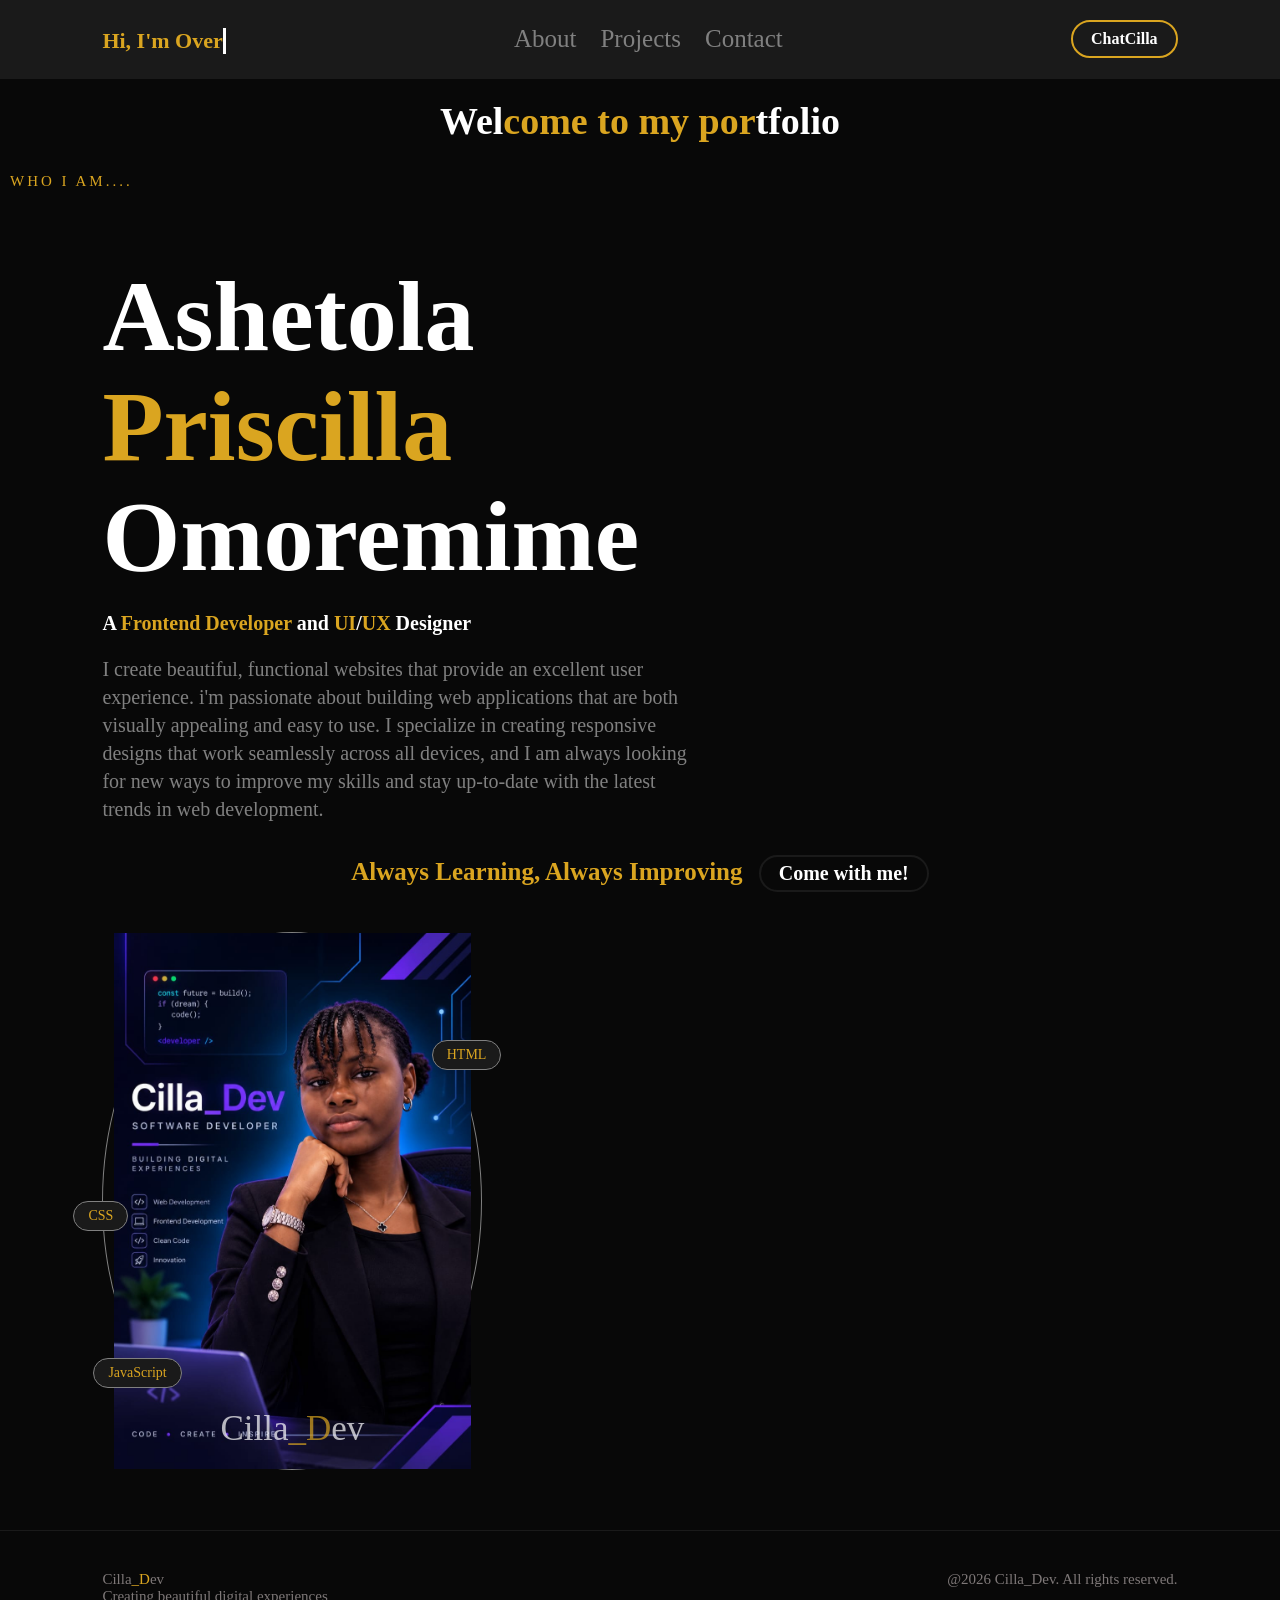
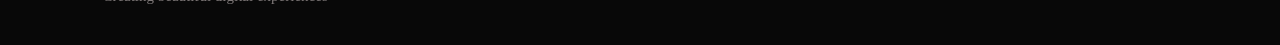
<file: index.html>
<!DOCTYPE html>
<html lang="en">
<head>
    <meta charset="UTF-8">
    <meta name="viewport" content="width=device-width, initial-scale=1.0">
    <title>Cilla_dev Portfolio</title>
    <link rel="stylesheet" href="style.css">
</head>
<body>
    <header>  
        <nav>
            <h1 id="auto-type"></h1>
        
            <div class="nav-links">
                <a href="about.html">About</a>
                <a href="projects.html">Projects</a>
                <a href="contact.html">Contact</a>
            </div>
            <button href="chat.html">ChatCilla</button>
        </nav>
        <h2>Wel<span>come to my por</span>tfolio</h2>
        <p class="small-title">WHO I AM....</p>
    </header>
    <main>
        <div class="hero">
            <div>
                <h1>Ashetola <br><span>Priscilla</span> <br>Omoremime</h1>
                <h3 class="small-text">A <span>Frontend Developer</span> and <span>UI</span>/<span>UX</span> Designer</h3>
                <p>I create beautiful, functional websites that provide an excellent user experience.
                    i'm passionate about building web applications that are both visually appealing and easy to use. I specialize in creating responsive designs that work seamlessly across all devices, and I am always looking for new ways to improve my skills and stay up-to-date with the latest trends in web development.
                </p>
                <h2 class="notice">Always Learning, Always Improving <a href="cproj.html" class="btn">Come with me!</a></h2>
            
            <div class="hero-circle">
                <img src="cilladev2.jpeg" alt="cilla-dev">
                <div class="signature">Cilla<span>_D</span>ev</div>
            
           <div class="tag html">HTML</div>
              <div class="tag css">CSS</div>
                <div class="tag js">JavaScript</div>
           </div>
        </div>
    </div>
    </main>
    <footer>
        <div>
            <div class="logo">Cilla<span>_D</span>ev</div>
            <p>Creating beautiful digital experiences</p>
        </div>
        <div>
            @2026 Cilla_Dev. All rights reserved.
        </div>
    </footer>
    <script src="script.js"></script>
</body>
</html>
</file>
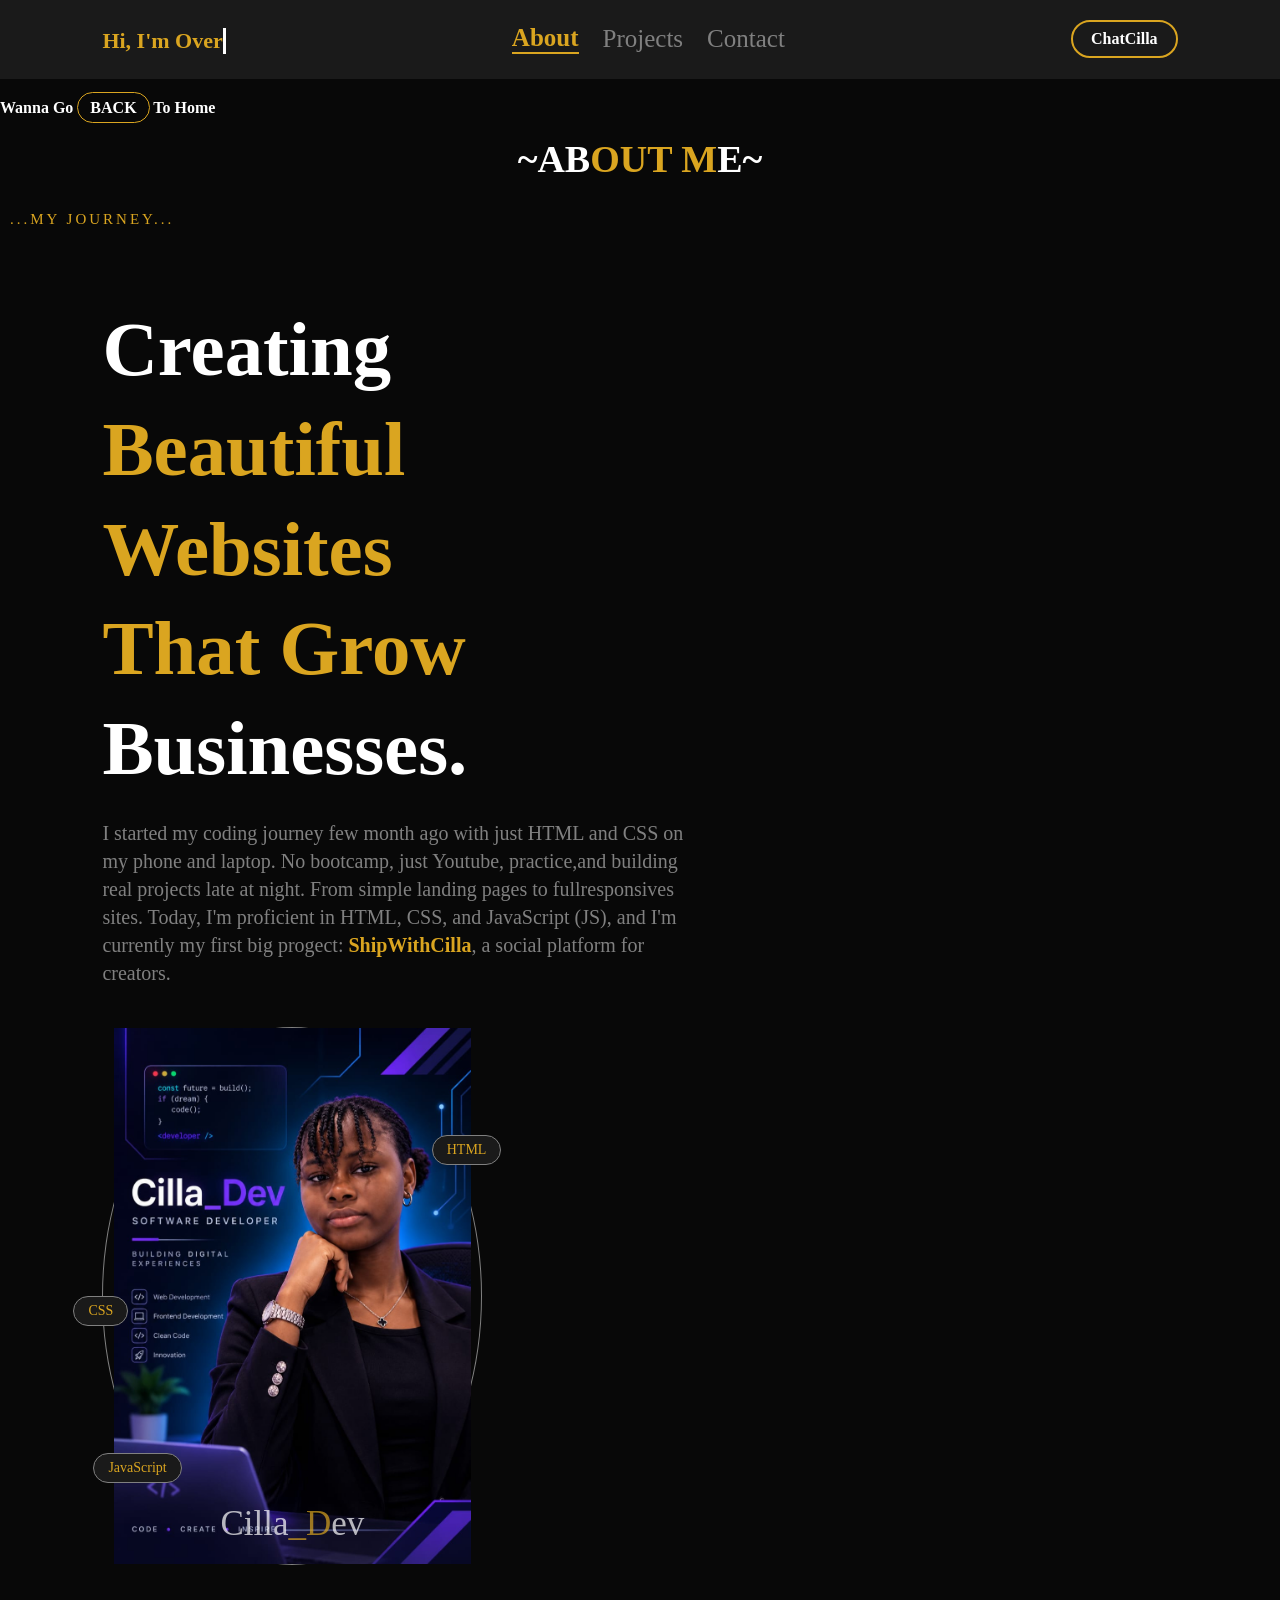
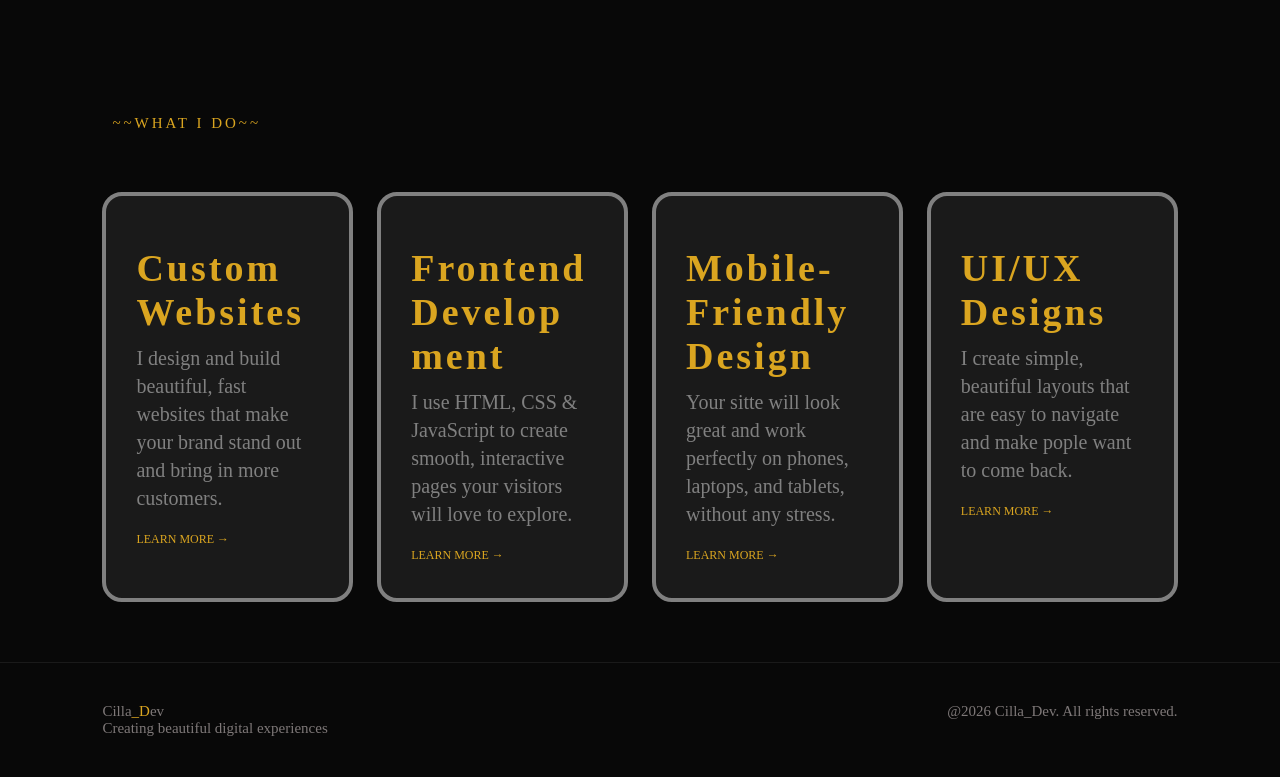
<file: about.html>
<!DOCTYPE html>
<html lang="en">
   <head>
    <meta charset="UTF-8">
    <meta name="viewport" content="width=device-width, initial-scale=1.0">
    <title>About - Cilla_Dev</title>
    <link rel="stylesheet" href="style.css">
   </head>
   <body>
    <header>  
        <nav>
            <h1 id="auto-type"></h1>
        
            <div class="nav-links">
                <a href="about.html" class="active">About</a>
                <a href="projects.html">Projects</a>
                <a href="contact.html">Contact</a>
            </div>
            <button href="chat.html">ChatCilla</button>
             
        </nav>
        <h4>Wanna Go  <a href="index.html">BACK</a> To Home</h4>
        <h2>~AB<span>OUT M</span>E~</h2>
        <p class="small-title">...MY JOURNEY...</p>
    </header>
    <main>
        <div class="about">
            <div>
                <h3>Creating <span>Beautiful Websites That Grow</span> Businesses.</h3>
                <p>I started my coding journey few month ago with just HTML and CSS on my phone and laptop. No bootcamp, just Youtube, practice,and building real projects late at night. From simple landing pages to fullresponsives sites. Today, I'm proficient in HTML, CSS, and JavaScript (JS), and I'm currently my first big progect: <strong>ShipWithCilla</strong>, a social platform for creators.</p>
             <div class="hero-circle">
                <img src="cilladev2.jpeg" alt="cilla-dev">
                <div class="signature">Cilla<span>_D</span>ev</div>
            
           <div class="tag html">HTML</div>
              <div class="tag css">CSS</div>
                <div class="tag js">JavaScript</div>
           </div> 
            </div>
        </div>
        <section class="services">
        <p class="small-title">~~WHAT I DO~~</p>
  <div class="cards">
    <div class="card"><h4>Custom Websites</h4><p>I design and build beautiful, fast websites that make your brand stand out and bring in more customers.</p><a>LEARN MORE →</a></div>
    <div class="card"><h4>Frontend Development</h4><p>I use HTML, CSS & JavaScript to create smooth, interactive pages your visitors will love to explore.</p><a>LEARN MORE →</a></div>
    <div class="card"><h4>Mobile-Friendly Design</h4><p>Your sitte will look great and work perfectly on phones, laptops, and tablets, without any stress.</p><a>LEARN MORE →</a></div>
    <div class="card"><h4>UI/UX Designs</h4><p>I create simple, beautiful layouts that are easy to navigate and make pople want to come back.</p><a>LEARN MORE →</a></div>
  </div>
</section>
    </main>
    <footer>
        <div>
            <div class="logo">Cilla<span>_D</span>ev</div>
            <p>Creating beautiful digital experiences</p>
        </div>
        <div>
            @2026 Cilla_Dev. All rights reserved.
        </div>
    </footer>
    <script src="script.js"></script>
   </body>
</html>
</file>
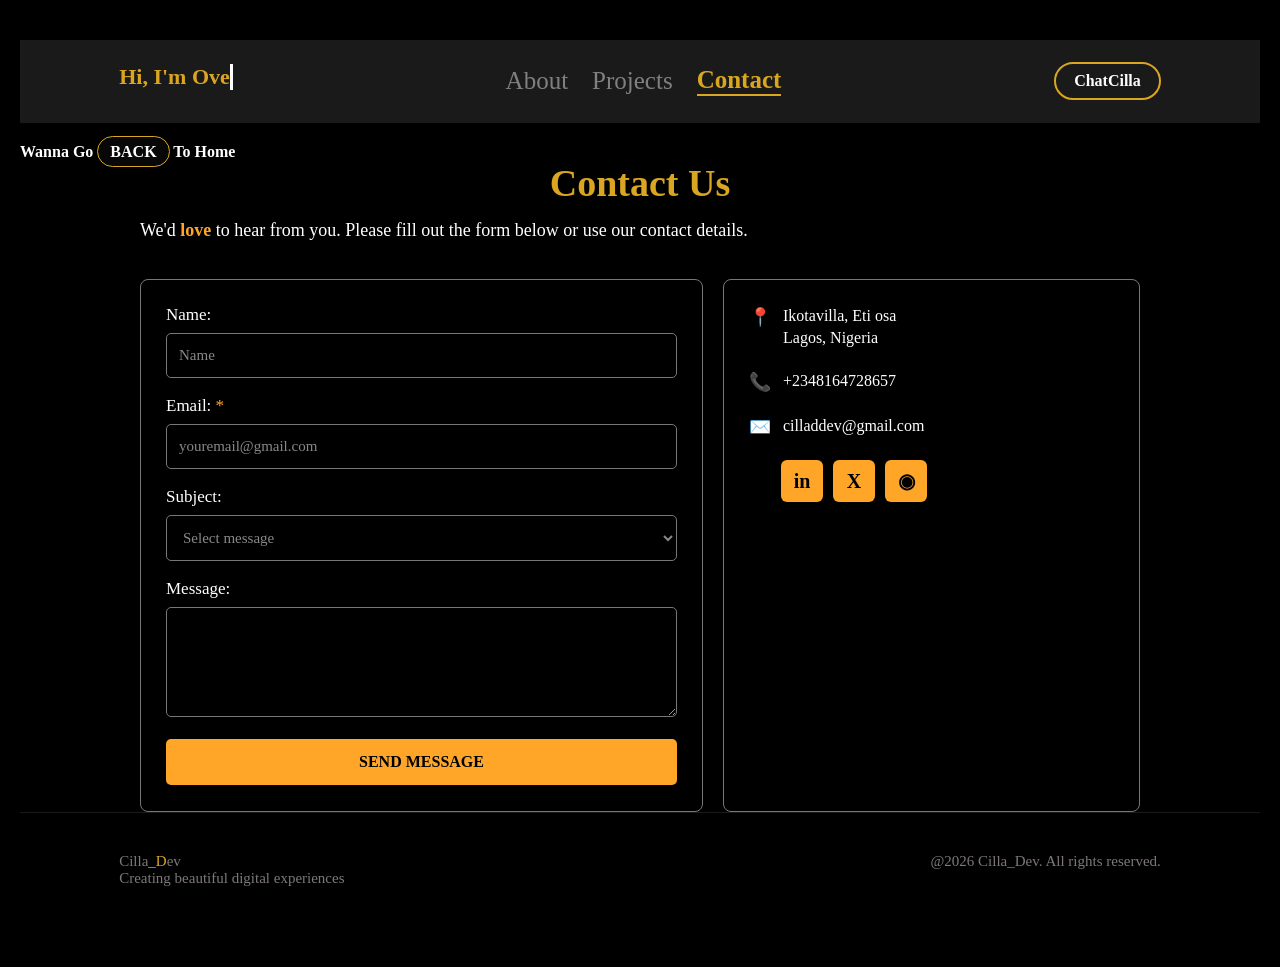
<file: contact.html>
<!DOCTYPE html>
<html lang="en">
<head>
    <meta charset="UTF-8">
    <meta name="viewport" content="width=device-width, initial-scale=1.0">
    <title>Cilla_dev Portfolio</title>
    <link rel="stylesheet" href="style.css">
</head>
<body>
    <header>  
        <nav>
            <h1 id="auto-type"></h1>
        
            <div class="nav-links">
                <a href="about.html">About</a>
                <a href="projects.html">Projects</a>
                <a href="contact.html" class="active">Contact</a>
            </div>
            <button href="chat.html">ChatCilla</button>
        </nav>
       <h4>Wanna Go  <a href="index.html">BACK</a> To Home</h4>
       <style>
  *{ margin:0; padding:0; box-sizing:border-box; font-family:'Dancing Script' cursive ; }
  body{ background:#000; color:#fff; padding:40px 20px; }
  .container{ max-width:1000px; margin:auto; }

  h1{ font-size:38px; margin-bottom:12px; color: goldenrod; text-align: center; }
  .sub{ font-size:18px; line-height:1.5; margin-bottom:35px; color:#fff; }
  .sub span{ color:#FFA629; font-weight:bold; }

  .contact-wrap{ display:flex; gap:20px; flex-wrap:wrap; }

  /* LEFT - FORM */
  .form-box{
    flex:1.4; min-width:300px;
    border:1px solid #777;
    border-radius:8px;
    padding:25px;
  }
  .form-box label{ display:block; margin:18px 0 8px; font-size:17px; }
  .form-box label:first-child{ margin-top:0; }
  .required{ color:#FFA629; }
  input, select, textarea{
    width:100%; background:#000; color:#fff;
    border:1px solid #777; border-radius:5px;
    padding:13px 12px; font-size:15px; outline:none;
  }
  input::placeholder, textarea::placeholder{ color:#888; }
  input:focus, select:focus, textarea:focus{ border-color:#FFA629; }
  select{ color:#888; }
  textarea{ height:110px; resize:vertical; }
  .send-btn{
    width:100%; margin-top:18px; padding:14px;
    background:#FFA629; color:#000; border:none;
    border-radius:5px; font-size:16px; font-weight:bold;
    cursor:pointer;
  }
  .send-btn:hover{ background:#ffb84d; }

  /* RIGHT - INFO */
  .info-box{
    flex:1; min-width:280px;
    border:1px solid #777;
    border-radius:8px;
    padding:25px;
  }
  .info-item{ display:flex; gap:12px; margin-bottom:20px; font-size:16px; line-height:1.4; }
  .info-item i{ color:#aaa; font-style:normal; font-size:18px; }
  .info-item a{ color:#fff; text-decoration:none; }

  .socials{ display:flex; gap:10px; margin:5px 0 20px 32px; }
  .socials a{
    width:42px; height:42px; background:#FFA629;
    display:flex; align-items:center; justify-content:center;
    border-radius:6px; font-size:20px; font-weight:bold;
    color:#000; text-decoration:none;
  }

  .map{ width:100%; height:260px; border:0; border-radius:6px; filter:grayscale(1); }


  @media(max-width:700px){
    .contact-wrap{ flex-direction:column; }
    h1{ font-size:30px; }
  }
</style>
</head>
<body>
<div class="container">
<h1>Contact Us</h1>
<p class="sub">We'd <span>love</span> to hear from you. Please fill out the form below or use our contact details.</p>
  <div class="contact-wrap">

    <!-- LEFT FORM -->
    <form class="form-box" action="#" method="post">
      <label>Name:</label>
      <input type="text" placeholder="Name" required>

      <label>Email: <span class="required">*</span></label>
      <input type="email" placeholder="youremail@gmail.com" required>

      <label>Subject:</label>
      <select required>
        <option value="">Select message</option>
        <option>Website Design</option>
        <option>Portfolio Website</option>
        <option>Business Website</option>
        <option>Other</option>
      </select>

      <label>Message:</label>
      <textarea placeholder=""></textarea>

      <button type="submit" class="send-btn">SEND MESSAGE</button>
    </form>

    <!-- RIGHT INFO -->
    <div class="info-box">
      <div class="info-item">
        <i>📍</i>
        <span>Ikotavilla, Eti osa<br>Lagos, Nigeria</span>
      </div>
      <div class="info-item">
        <i>📞</i>
        <a href="tel:+2348164728657">+2348164728657</a>
      </div>
      <div class="info-item">
        <i>✉️</i>
        <a href="mailto:cilladdev@gmail.com">cilladdev@gmail.com</a>
      </div>

      <div class="socials">
        <a href="#">in</a>
        <a href="#">X</a>
        <a href="#">◉</a>
      </div>

      <!-- GOOGLE MAP -->
      <iframe class="map" src="https://www.google.com/maps?q=Lagos,Nigeria&output=embed"></iframe>
    </div>

  </div>
</div>

<footer>
        <div>
            <div class="logo">Cilla<span>_D</span>ev</div>
            <p>Creating beautiful digital experiences</p>
        </div>
        <div>
            @2026 Cilla_Dev. All rights reserved.
        </div>
    </footer>
  <script src="script.js"></script>
</body>
</html>
</file>
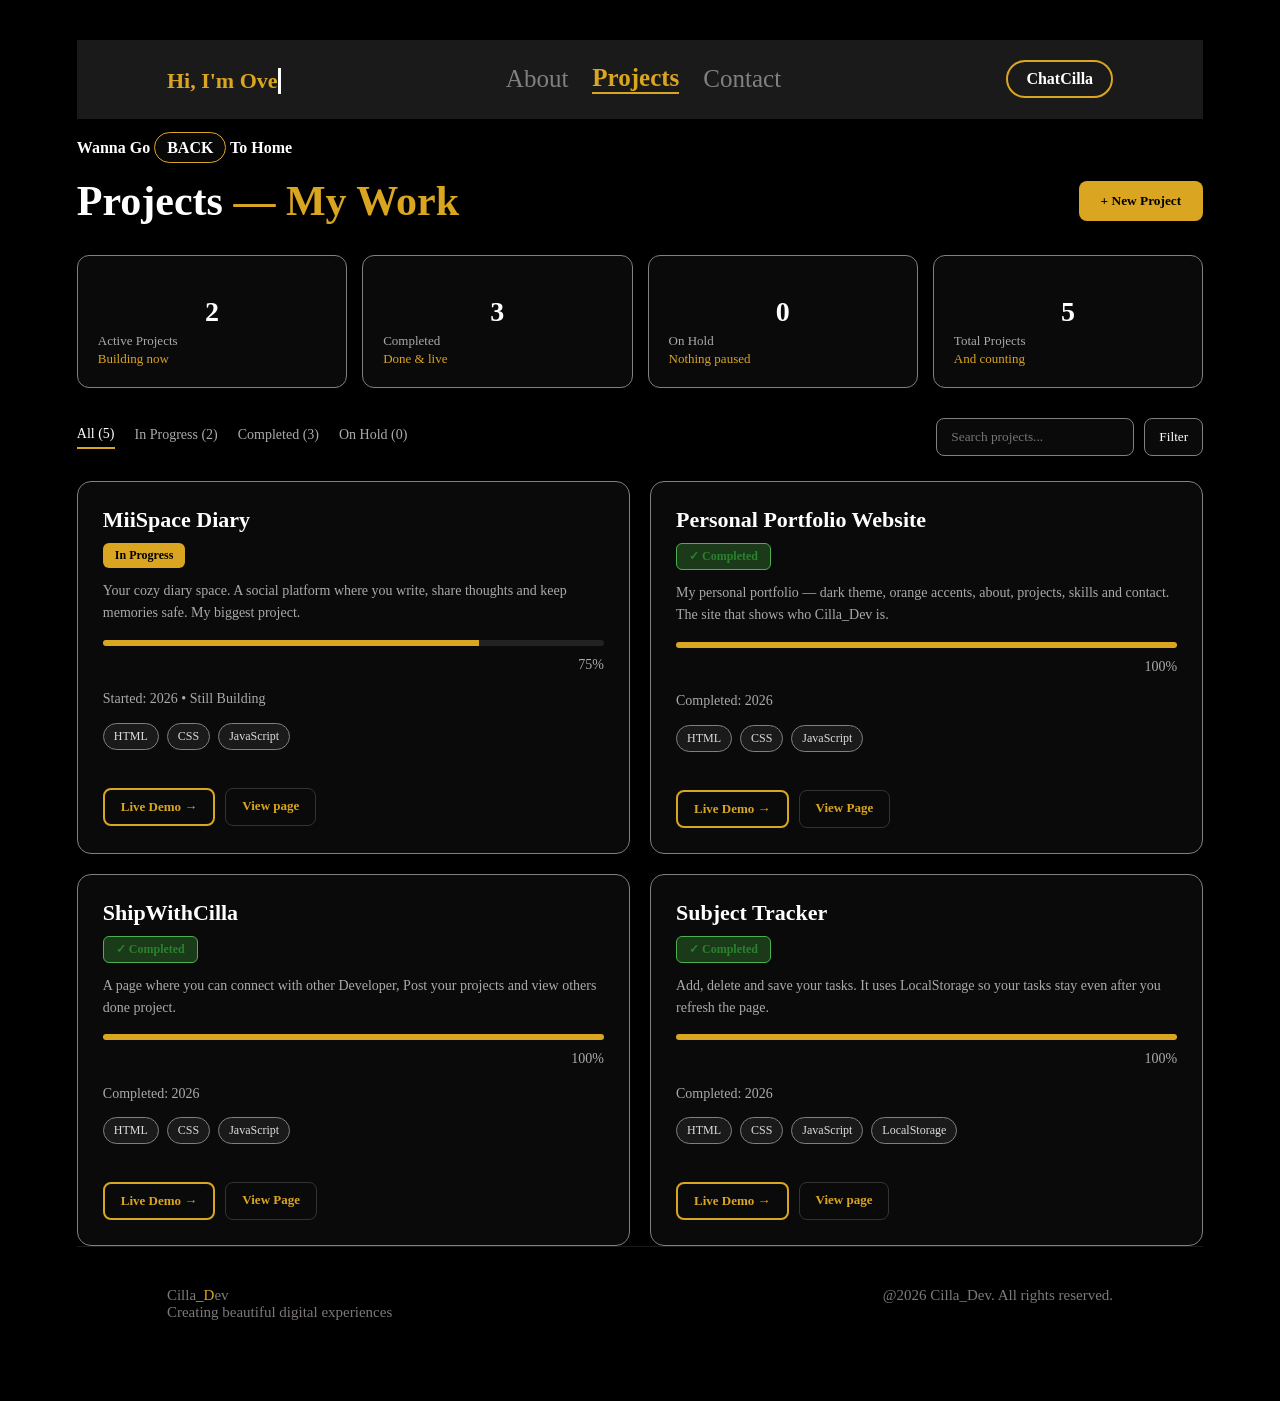
<file: projects.html>
<!DOCTYPE html>
<html lang="en">
<head>
    <meta charset="UTF-8">
    <meta name="viewport" content="width=device-width, initial-scale=1.0">
    <title>Cilla_dev Portfolio</title>
    <link rel="stylesheet" href="style.css">
</head>
<body>
    <header>  
        <nav>
            <h1 id="auto-type"></h1>
        
            <div class="nav-links">
                <a href="about.html">About</a>
                <a href="projects.html" class="active">Projects</a>
                <a href="contact.html">Contact</a>
            </div>
            <button href="chat.html">ChatCilla</button>
        </nav>
       <h4>Wanna Go  <a href="index.html">BACK</a> To Home</h4> 
<style>
  *{ margin:0; padding:0; box-sizing:border-box; font-family:'Dancing Script' cursive; }
  body{ background:#000; color:#fff; padding:40px 6%; }

  /* TOP TITLE */
  .top{ display:flex; justify-content:space-between; align-items:center; flex-wrap:wrap; gap:20px; margin-top: 20px;}
  h1{ font-size:42px; text-align: center; }
  h1 span{ color:goldenrod; }
  .new-btn{ background:goldenrod; color:#000; border:none; padding:12px 22px; border-radius:8px; font-weight:700; cursor:pointer; }

  /* STATS */
  .stats{ display:grid; grid-template-columns:repeat(4, 1fr); gap:15px; margin:30px 0; }
  .stat{ background:#0a0a0a; border:1px solid grey; border-radius:12px; padding:20px; }
  .stat h2{ font-size:28px; }
  .stat p{ color:#aaa; font-size:13px; margin-top:5px; }
  .stat span{ color:goldenrod; font-size:13px; }

  /* FILTER + SEARCH */
  .filters{ display:flex; justify-content:space-between; align-items:center; flex-wrap:wrap; gap:15px; margin-bottom:25px; }
  .tabs{ display:flex; gap:20px; }
  .tabs button{ background:none; border:none; color:#aaa; font-size:14px; cursor:pointer; padding-bottom:5px; }
  .tabs button.active{ color:#fff; border-bottom:2px solid goldenrod; }
  .search{ display:flex; gap:10px; }
  .search input{ background:#0a0a0a; border:1px solid grey; color:#fff; padding:10px 14px; border-radius:8px; outline:none; }
  .filter-btn{ background:#0a0a0a; border:1px solid grey; color:#fff; padding:10px 14px; border-radius:8px; cursor:pointer; }

  /* PROJECT CARDS */
  .projects{ display:grid; grid-template-columns:repeat(2, 1fr); gap:20px; }
  .card{ background:#0a0a0a; border:1px solid grey; border-radius:14px; padding:25px; }
  .card h3{ font-size:22px; margin-bottom:10px; }
  .badge{ display:inline-block; padding:5px 12px; border-radius:6px; font-size:12px; font-weight:700; margin-bottom:12px; }
  .in-progress{ background:goldenrod; color:#000; }
  .completed{ background:#1a3a1a; color:#29832c; border:1px solid #4CAF50; }
  .on-hold{ background:#3a2a00; color:goldenrod; border:1px solid goldenrod; }
  .card p{ color:#aaa; font-size:14px; line-height:1.6; }
  .progress-bar{ background:#222; height:6px; border-radius:10px; margin:15px 0 8px; overflow:hidden; }
  .progress-fill{ height:100%; background:goldenrod; }
  .percent{ text-align:right; font-size:13px; color:goldenrod; }
  .date{ font-size:13px; color:#ccc; margin:12px 0; }
  .tags{ display:flex; gap:8px; flex-wrap:wrap; }
  .tags span{ background:#1a1a1a; border:1px solid grey; padding:5px 10px; border-radius:20px; font-size:12px; color:#ddd; }
  .card-btns{ display:flex; gap:10px; margin-top:18px; }
  .card-btns a{ text-decoration:none; padding:9px 16px; border-radius:8px; font-size:13px; font-weight:600; }
  .live{ background: transparent; color:#000; border: 2px solid goldenrod;}
  .page{ background:transparent; border:1px solid #333; color:#fff; }

  @media(max-width:700px){
    .stats{ grid-template-columns:repeat(2, 1fr); }
    .projects{ grid-template-columns:1fr; }
  }
</style>
</head>
<body>

  <div class="top">
    <h1>Projects <span>— My Work</span></h1>
    <button class="new-btn">+ New Project</button>
  </div>

  <!-- YOUR REAL STATS -->
  <div class="stats">
    <div class="stat"><h2>2</h2><p>Active Projects</p><span>Building now</span></div>
    <div class="stat"><h2>3</h2><p>Completed</p><span>Done & live</span></div>
    <div class="stat"><h2>0</h2><p>On Hold</p><span>Nothing paused</span></div>
    <div class="stat"><h2>5</h2><p>Total Projects</p><span>And counting</span></div>
  </div>

  <div class="filters">
    <div class="tabs">
      <button class="active">All (5)</button>
      <button>In Progress (2)</button>
      <button>Completed (3)</button>
      <button>On Hold (0)</button>
    </div>
    <div class="search">
      <input type="text" placeholder="Search projects...">
      <button class="filter-btn">Filter</button>
    </div>
  </div>

  <div class="projects">

    <!-- 1. MIISPACE - MY MAIN PROJECT -->
    <div class="card">
      <h3>MiiSpace Diary</h3>
      <span class="badge in-progress">In Progress</span>
      <p>Your cozy diary space. A social platform where you write, share thoughts and keep memories safe. My biggest project.</p>
      <div class="progress-bar"><div class="progress-fill" style="width:75%"></div></div>
      <p class="percent">75%</p>
      <p class="date">Started: 2026 • Still Building</p>
      <div class="tags"><span>HTML</span><span>CSS</span><span>JavaScript</span></div>
      <div class="card-btns"><a href="#" class="live">Live Demo →</a><a href="#" class="page">View page</a></div>
    </div>

    <!-- 2. PORTFOLIO -->
    <div class="card">
      <h3>Personal Portfolio Website</h3>
      <span class="badge completed">✓ Completed</span>
      <p>My personal portfolio — dark theme, orange accents, about, projects, skills and contact. The site that shows who Cilla_Dev is.</p>
      <div class="progress-bar"><div class="progress-fill" style="width:100%"></div></div>
      <p class="percent">100%</p>
      <p class="date">Completed: 2026</p>
      <div class="tags"><span>HTML</span><span>CSS</span><span>JavaScript</span></div>
      <div class="card-btns"><a href="#" class="live">Live Demo →</a><a href="#" class="page">View Page</a></div>
    </div>

    <!-- 3. WEATHER APP -->
    <div class="card">
      <h3>ShipWithCilla</h3>
      <span class="badge completed">✓ Completed</span>
      <p>A page where you can connect with other Developer, Post your projects and view others done project.</p>
      <div class="progress-bar"><div class="progress-fill" style="width:100%"></div></div>
      <p class="percent">100%</p>
      <p class="date">Completed: 2026</p>
      <div class="tags"><span>HTML</span><span>CSS</span><span>JavaScript</span></div>
      <div class="card-btns"><a href="#" class="live">Live Demo →</a><a href="#" class="page">View Page</a></div>
    </div>

    <div class="card">
      <h3>Subject Tracker</h3>
      <span class="badge completed">✓ Completed</span>
      <p>Add, delete and save your tasks. It uses LocalStorage so your tasks stay even after you refresh the page.</p>
      <div class="progress-bar"><div class="progress-fill" style="width:100%"></div></div>
      <p class="percent">100%</p>
      <p class="date">Completed: 2026</p>
      <div class="tags"><span>HTML</span><span>CSS</span><span>JavaScript</span><span>LocalStorage</span></div>
      <div class="card-btns"><a href="#" class="live">Live Demo →</a><a href="#" class="page">View page</a></div>
    </div>
  </div>
  <footer>
        <div>
            <div class="logo">Cilla<span>_D</span>ev</div>
            <p>Creating beautiful digital experiences</p>
        </div>
        <div>
            @2026 Cilla_Dev. All rights reserved.
        </div>
    </footer>
    <script src="script.js"></script>
</body>
</html>
</file>
<file: style.css>
* {
    margin: 0;
    padding: 0;
    box-sizing: border-box;
    font-family: 'Dancing Script', cursive;
}

:root {
    --bg: #080808;
    --card: #121212;
    --span: goldenrod;
    --orange-glow: rgba(255, 159, 28, 0.15);
    --text-color: #fff;
    --border-color: #1a1a1a;
}

html {
    scroll-behavior: smooth;
    overflow-x: hidden;
}

body {
    min-width: 320px;
    overflow-x: hidden;
    background-color: var(--bg);
    color: var(--text-color);
}

img {
    display: block;
    max-width: 100%;
}

nav {
    position: sticky;
    top: 0;
    z-index: 100;
    display: flex;
    flex-wrap: wrap;
    align-items: center;
    justify-content: space-between;
    gap: 16px 24px;
    padding: 20px 8%;
    background-color: var(--border-color);
    border-bottom: 1px solid var(--border-color);
}

nav h1 {
    flex-shrink: 0;
    margin-top: 4px;
    overflow: hidden;
    color: var(--span);
    font-size: 22px;
    text-align: center;
    white-space: nowrap;
    border-right: 0.15em solid var(--text-color);
}

.nav-links {
    display: flex;
    flex-wrap: wrap;
    align-items: center;
    justify-content: center;
    gap: 10px 24px;
    font-size: 25px;
}

.nav-links a {
    color: grey;
    text-decoration: none;
    transition: color 0.3s ease;
}

.nav-links a:hover {
    color: var(--span);
}

.nav-links .active {
    color: var(--span);
    font-weight: 700;
    border-bottom: 2px solid var(--span);
}

nav button {
    display: inline-block;
    flex-shrink: 0;
    padding: 8px 18px;
    color: var(--text-color);
    font-size: 16px;
    font-weight: 600;
    background: var(--border-color);
    border: 2px solid var(--span);
    border-radius: 20px;
    cursor: pointer;
}

nav button:hover {
    color: var(--span);
}

h2 {
    margin-top: 20px;
    color: var(--text-color);
    font-size: clamp(28px, 4vw, 38px);
    text-align: center;
}

h2 span,
.logo span {
    color: var(--span);
}

h4 {
    margin-top: 20px;
}

h4 a {
    padding: 6px 12px;
    color: var(--text-color);
    text-decoration: none;
    background: var(--bg);
    border: 1px solid var(--span);
    border-radius: 22px;
}

.hero,
.about,
.services {
    width: 100%;
    margin-left: 0;
    background-color: var(--bg);
}

.hero {
    display: flex;
    align-items: center;
    justify-content: space-between;
    gap: 40px;
    min-height: 70vh;
    padding: 60px 8%;
}

.hero > div:first-child {
    min-width: 0;
    flex: 1 1 0;
}

.small-title {
    margin: 30px 0 12px 10px;
    color: var(--span);
    font-size: 15px;
    letter-spacing: 3px;
}

.hero h1 {
    margin-bottom: 20px;
    font-size: clamp(52px, 8vw, 100px);
    line-height: 1.1;
    overflow-wrap: anywhere;
}

.hero h1 span,
.hero h3 span {
    color: var(--span);
}

.hero h3 {
    margin-bottom: 20px;
    font-size: 20px;
}

.hero p,
.about p {
    max-width: 600px;
    color: grey;
    font-size: 20px;
    line-height: 1.4;
    font-family: 'dancing script';
}

.notice {
    margin-top: 20px;
    color: var(--span);
    font-size: 25px;
}

.btn {
    display: inline-block;
    margin: 12px 0 0 10px;
    padding: 5px 18px;
    color: var(--text-color);
    font-size: 20px;
    text-decoration: none;
    background-color: var(--bg);
    border: 2px solid var(--border-color);
    border-radius: 25px;
    transition: all 0.3s ease;
}

.hero .btn:hover {
    color: var(--bg);
    background-color: var(--span);
    border-color: var(--span);
}

.hero-circle {
    position: relative;
    display: flex;
    flex: 0 1 380px;
    align-items: center;
    justify-content: center;
    width: min(38vw, 380px);
    min-width: 260px;
    height: clamp(340px, 42vw, 540px);
    background-color: var(--bg);
    border: 1.5px solid grey;
    border-radius: 50%;
    margin-top: 40px;
}

.hero-circle img {
    position: relative;
    z-index: 1;
    width: 100%;
    height: 100%;
    min-width: 0;
    object-fit: contain;
}

.signature {
    position: absolute;
    bottom: 20px;
    z-index: 2;
    color: var(--text-color);
    font-size: 35px;
    opacity: 0.7;
}

.signature span {
    color: var(--span);
}

.tag {
    position: absolute;
    z-index: 3;
    display: flex;
    padding: 6px 14px;
    color: var(--span);
    font-size: 14px;
    background: var(--border-color);
    border: 1px solid grey;
    border-radius: 20px;
}

.tag.html {
    top: 20%;
    right: -20px;
}

.tag.js {
    bottom: 15%;
    left: -10px;
}

.tag.css {
    top: 50%;
    left: -30px;
}

.about {
    display: flex;
    align-items: flex-start;
    justify-content: space-between;
    gap: 40px;
    min-height: 70vh;
    padding: 60px 8%;
}

.about h3 {
    max-width: 400px;
    margin-bottom: 20px;
    font-size: clamp(48px, 6vw, 80px);
    line-height: 1.3;
}

.about span {
    color: var(--span);
}

.about strong {
    color: var(--span);
    cursor: pointer;
}

.services {
    display: flex;
    flex-direction: column;
    gap: 8px;
    min-height: 70vh;
    padding: 60px 8%;
}

.cards {
    display: grid;
    grid-template-columns: repeat(4, minmax(0, 1fr));
    gap: 24px;
    margin-top: 40px;
}

.card {
    min-width: 0;
    padding: 35px 30px;
    background: var(--border-color);
    border: 4px solid grey;
    border-radius: 20px;
    transition: border-color 0.3s ease, box-shadow 0.3s ease, transform 0.3s ease;
}

.card:hover {
    border-color: var(--span);
    box-shadow: 0 0 20px var(--orange-glow);
    transform: translateY(-8px);
}

.card h4 {
    margin: 15px 0 10px;
    color: var(--span);
    font-size: clamp(26px, 3vw, 38px);
    font-weight: 700;
    letter-spacing: 3px;
    overflow-wrap: anywhere;
}

.card p {
    color: grey;
    font-size: 20px;
    line-height: 1.4;
    font-family: 'dancing script';
}

.card a {
    display: block;
    margin-top: 20px;
    color: var(--span);
    font-size: 12px;
    cursor: pointer;
}

footer {
    display: flex;
    flex-wrap: wrap;
    justify-content: space-between;
    gap: 20px;
    padding: 40px 8%;
    color: #7e7878;
    font-size: 15px;
    border-top: 1px solid var(--border-color);
}

@media (max-width: 1000px) {
    nav {
        padding-right: 6%;
        padding-left: 6%;
    }

    .nav-links {
        gap: 10px 18px;
        font-size: 22px;
    }

    .hero,
    .about,
    .services {
        padding-right: 6%;
        padding-left: 6%;
    }

    .cards {
        grid-template-columns: repeat(2, minmax(0, 1fr));
        gap: 20px;
    }
}

@media (max-width: 700px) {
    nav {
        justify-content: center;
        padding: 16px 5%;
    }

    nav h1 {
        width: 100%;
    }

    .nav-links {
        width: 100%;
        gap: 10px 18px;
        font-size: 20px;
    }

    .hero,
    .about {
        flex-direction: column;
        align-items: stretch;
        gap: 32px;
        min-height: 0;
        padding: 40px 6%;
    }

    .hero h1 {
        font-size: clamp(48px, 13vw, 76px);
    }

    .hero h3,
    .hero p,
    .about p {
        font-size: 18px;
    }

    .small-title {
        margin-top: 10px;
    }

    .hero-circle {
        align-self: center;
        flex: 0 1 auto;
        width: min(80vw, 340px);
        min-width: 0;
        height: min(100vw, 440px);
    }

    .tag.html {
        right: -8px;
    }

    .tag.css {
        left: -8px;
    }

    .signature {
        font-size: 28px;
    }

    .about h3 {
        font-size: clamp(44px, 11vw, 64px);
    }

    .services {
        min-height: 0;
        padding: 40px 6%;
    }

    .card {
        padding: 28px 22px;
    }

    footer {
        padding: 30px 6%;
    }
}

@media (max-width: 480px) {
    .nav-links {
        gap: 8px 14px;
        font-size: 18px;
    }

    nav button {
        font-size: 14px;
    }

    .hero,
    .about,
    .services {
        padding-right: 5%;
        padding-left: 5%;
    }

    .hero h1 {
        font-size: clamp(44px, 13vw, 60px);
    }

    .hero-circle {
        width: min(78vw, 300px);
        height: min(100vw, 380px);
    }

    .cards {
        grid-template-columns: 1fr;
    }

    .card {
        padding: 26px 22px;
    }

    footer {
        flex-direction: column;
        padding-right: 5%;
        padding-left: 5%;
    }
}
</file>
